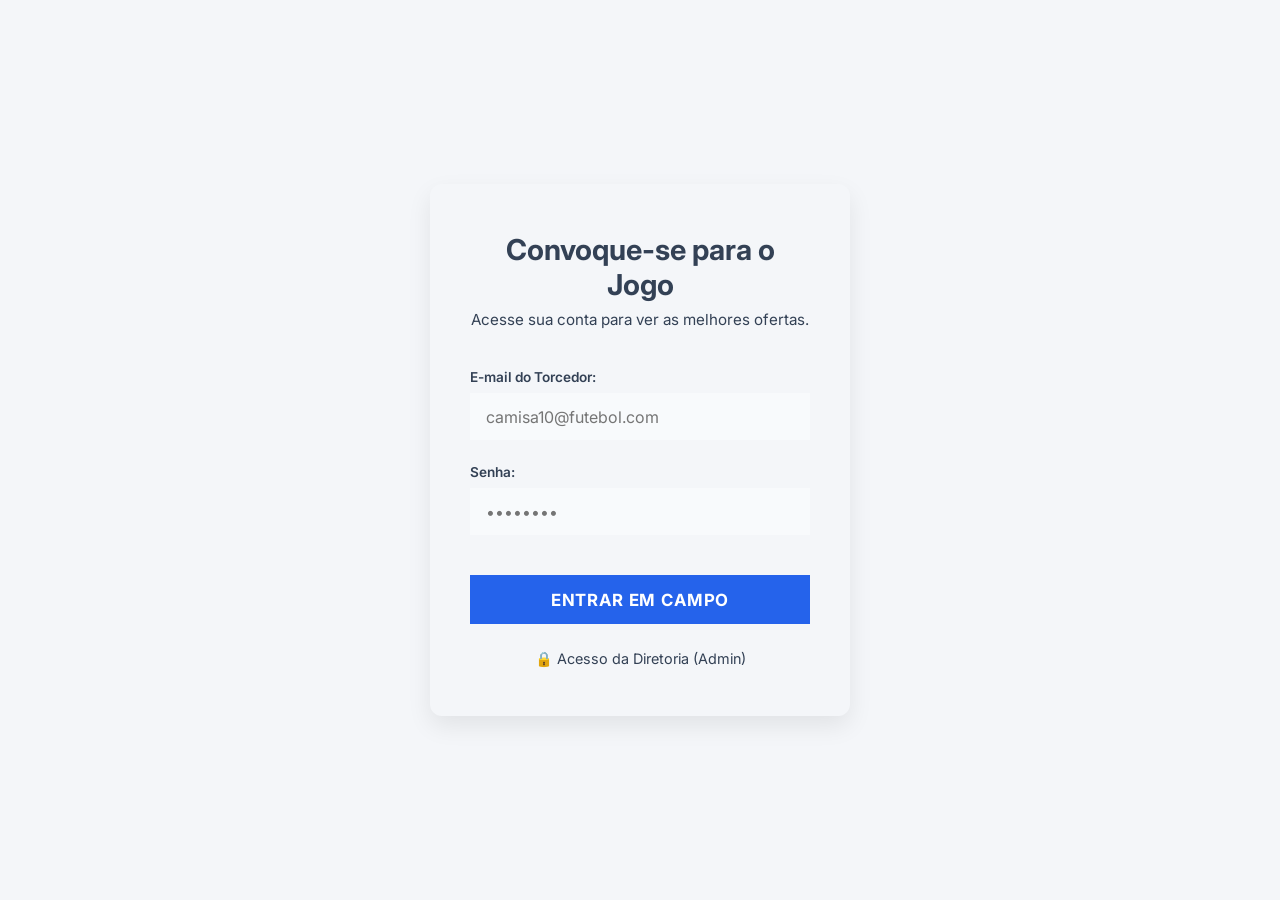
<file: index.html>
<!DOCTYPE html>
<html lang="pt-BR">
<head>
  <meta charset="UTF-8">
  <meta name="viewport" content="width=device-width, initial-scale=1.0">
  <title>Sport Center | Login</title>
  
  <link rel="stylesheet" href="css/style.css">
  <script src="js/login.js" defer></script>
</head>
<body>
  <header class="header-login">
    <div class="logo">⚽ Sport Center</div>
  </header>

  <main class="main-login">
    <section class="container-login">
      <h1>Convoque-se para o Jogo</h1>
      <p>Acesse sua conta para ver as melhores ofertas.</p>
      
      <form id="form-login">
        <div class="grupo-input">
          <label for="input-email">E-mail do Torcedor:</label>
          <input type="email" id="input-email" placeholder="camisa10@futebol.com" required>
        </div>
        
        <div class="grupo-input">
          <label for="input-senha">Senha:</label>
          <input type="password" id="input-senha" placeholder="••••••••" required>
        </div>
        
        <div id="msg-erro-login" class="mensagem-erro oculto"></div>
        
        <button type="submit" id="btn-login" class="btn-primario">Entrar em Campo</button>
      </form>

      <div class="acesso-admin" style="margin-top: 1.5rem; text-align: center;">
        <a href="#" id="link-admin" style="color: var(--cor-texto-mutado); text-decoration: none; font-size: 0.9rem; transition: color 0.3s;">
          🔒 Acesso da Diretoria (Admin)
        </a>
      </div>
    </section>
  </main>
</body>
</html>
</file>
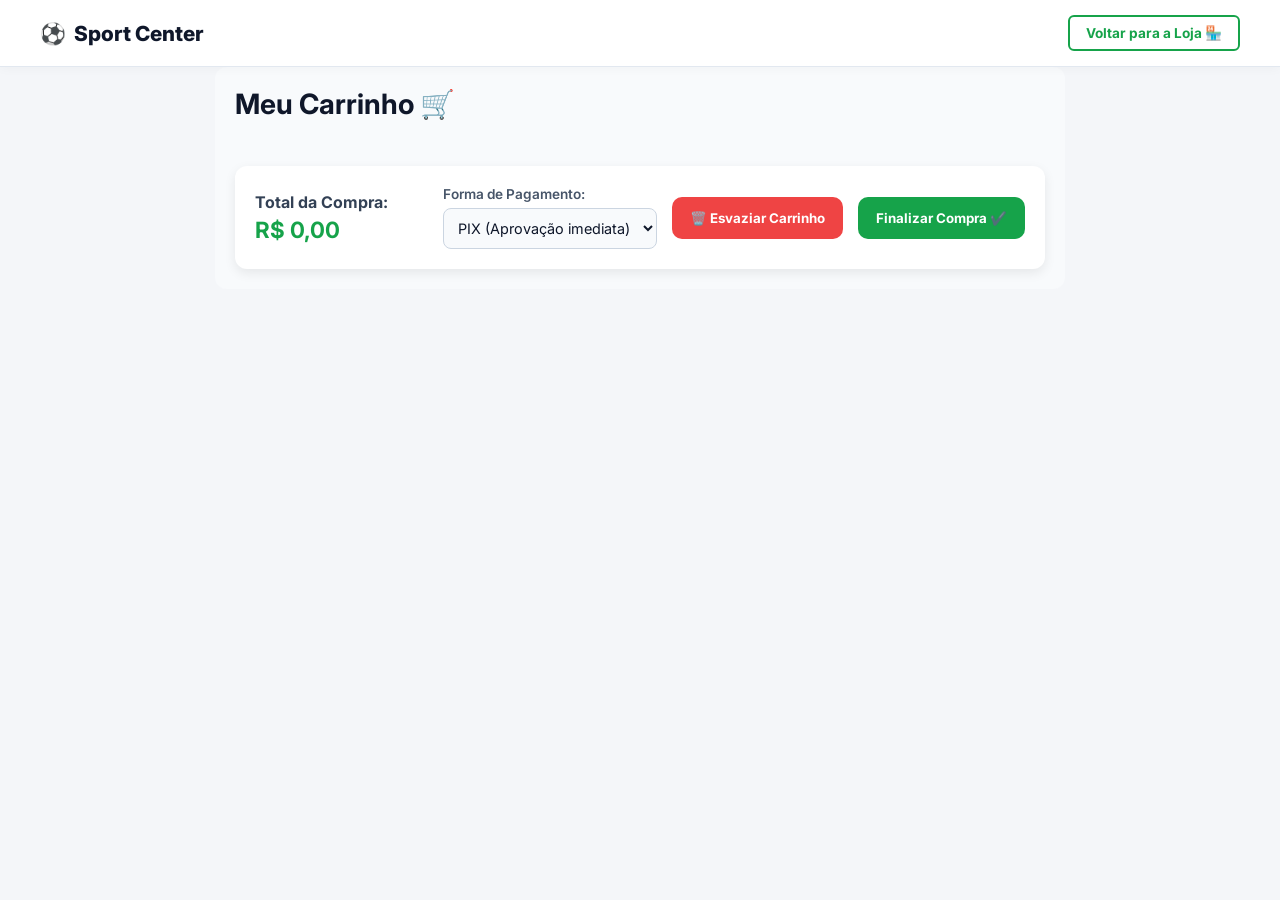
<file: carrinho.html>
<!DOCTYPE html>
<html lang="pt-BR">
<head>
    <meta charset="UTF-8">
    <meta name="viewport" content="width=device-width, initial-scale=1.0">
    <title>Sport Center | Meu Carrinho</title>
    <link rel="stylesheet" href="css/style.css">
    <script src="js/carrinho.js" defer></script>
</head>
<body>
    
    <header class="header-loja">
        <div class="logo">
            ⚽ <span>Sport Center</span>
        </div>
        
        <div class="acoes-header">
            <button class="btn-voltar-loja" onclick="window.location.href='vitrine.html'">
                Voltar para a Loja 🏪
            </button>
        </div>
    </header>

    <main class="main-vitrine" style="max-width: 850px;">
        <h2 style="margin-bottom: 20px; color: #0f172a;">Meu Carrinho 🛒</h2>

        <ul id="lista-carrinho" style="list-style: none; padding: 0; margin: 0;">
            </ul>

        <div class="resumo-carrinho">
            <h3>Total da Compra: <span id="valor-total-compra">R$ 0,00</span></h3>
            <div class="linha-resumo pagamento">
            <label for="select-pagamento">Forma de Pagamento:</label>
            <select id="select-pagamento" class="input-moderno">
                <option value="pix">PIX (Aprovação imediata)</option>
                <option value="cartao">Cartão de Crédito</option>
                <option value="boleto">Boleto Bancário</option>
            </select>
            </div>
            <button id="btnEsvaziar">🗑️ Esvaziar Carrinho</button>
            <button id="btn-finalizar-compra">
                Finalizar Compra ✔️
            </button>
        </div>
    </main>

</body>
</html>
</file>
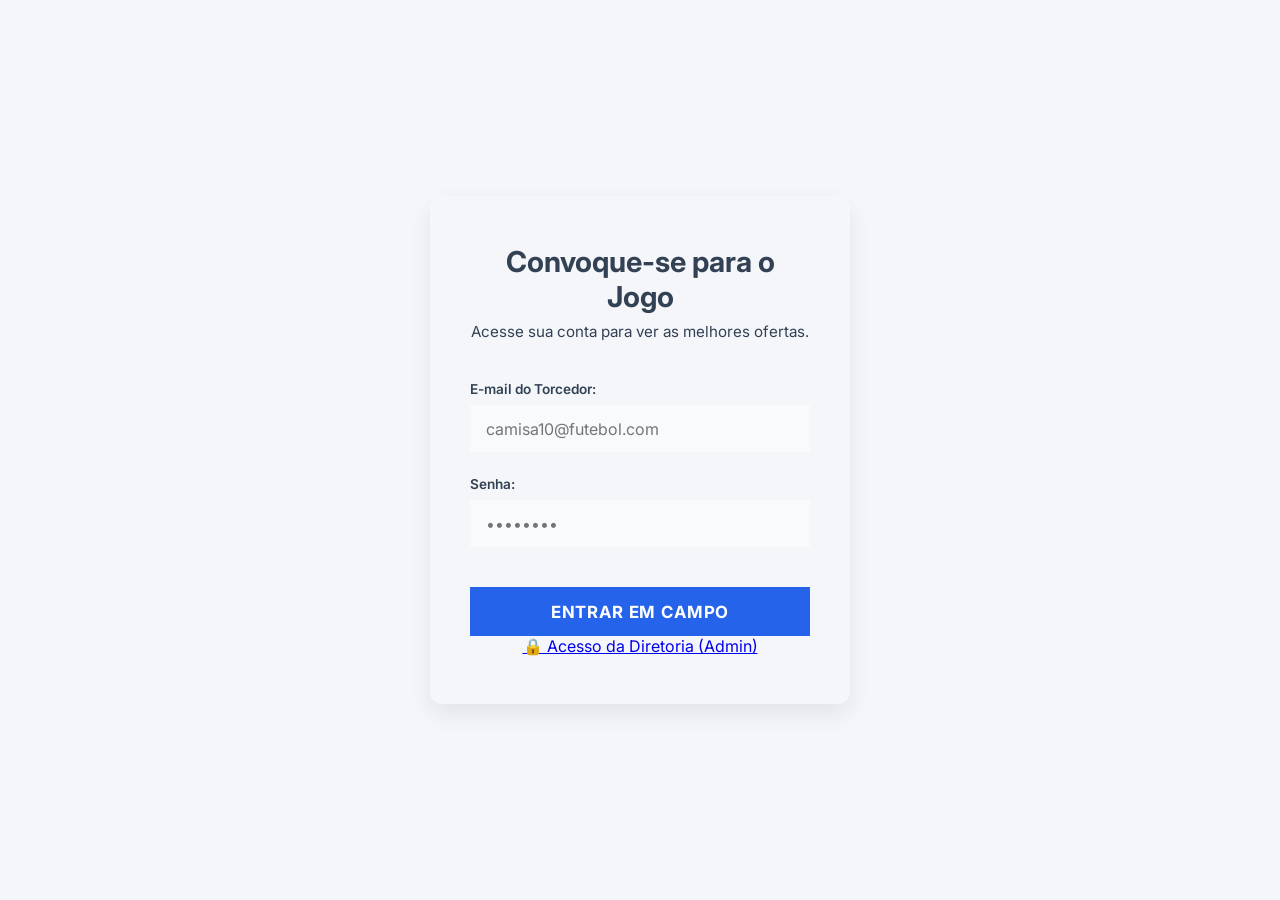
<file: login.html>
<!DOCTYPE html>
<html lang="pt-BR">
<head>
  <meta charset="UTF-8">
  <meta name="viewport" content="width=device-width, initial-scale=1.0">
  <title>Sport Center | Login</title>
  
  <link rel="stylesheet" href="css/style.css">
  <script src="js/login.js" defer></script>
</head>
<body>
  <header class="header-login">
    <div class="logo">⚽ Sport Center</div>
  </header>

  <main class="main-login">
    <section class="container-login">
      <h1>Convoque-se para o Jogo</h1>
      <p>Acesse sua conta para ver as melhores ofertas.</p>
      
      <form id="form-login">
        <div class="grupo-input">
          <label for="input-email">E-mail do Torcedor:</label>
          <input type="email" id="input-email" placeholder="camisa10@futebol.com" required>
        </div>
        
        <div class="grupo-input">
          <label for="input-senha">Senha:</label>
          <input type="password" id="input-senha" placeholder="••••••••" required>
        </div>
        
        <div id="msg-erro-login" class="mensagem-erro oculto"></div>
        
        <button type="submit" id="btn-login" class="btn-primario">Entrar em Campo</button>
      </form>

      <div class="acesso-admin">
        <a href="admin.html" id="link-admin">🔒 Acesso da Diretoria (Admin)</a>
      </div>
    </section>
  </main>
</body>
</html>
</file>
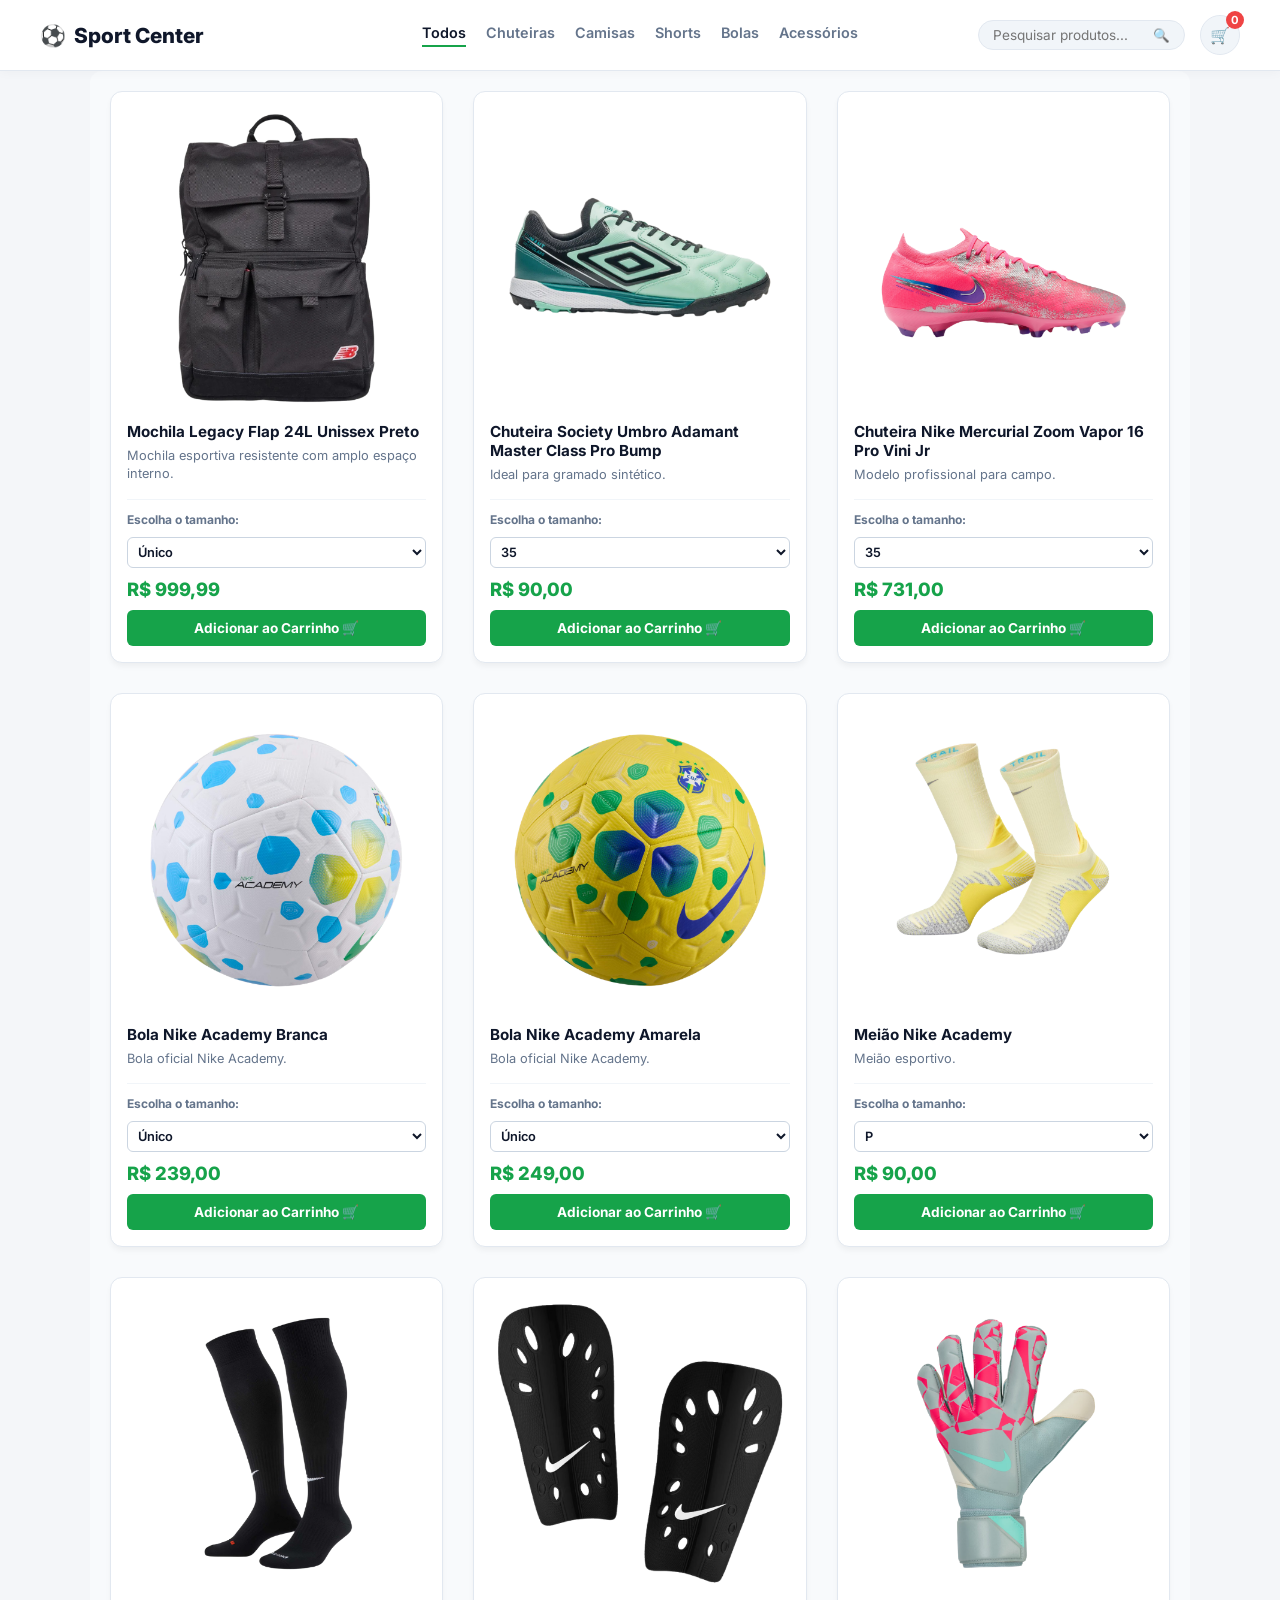
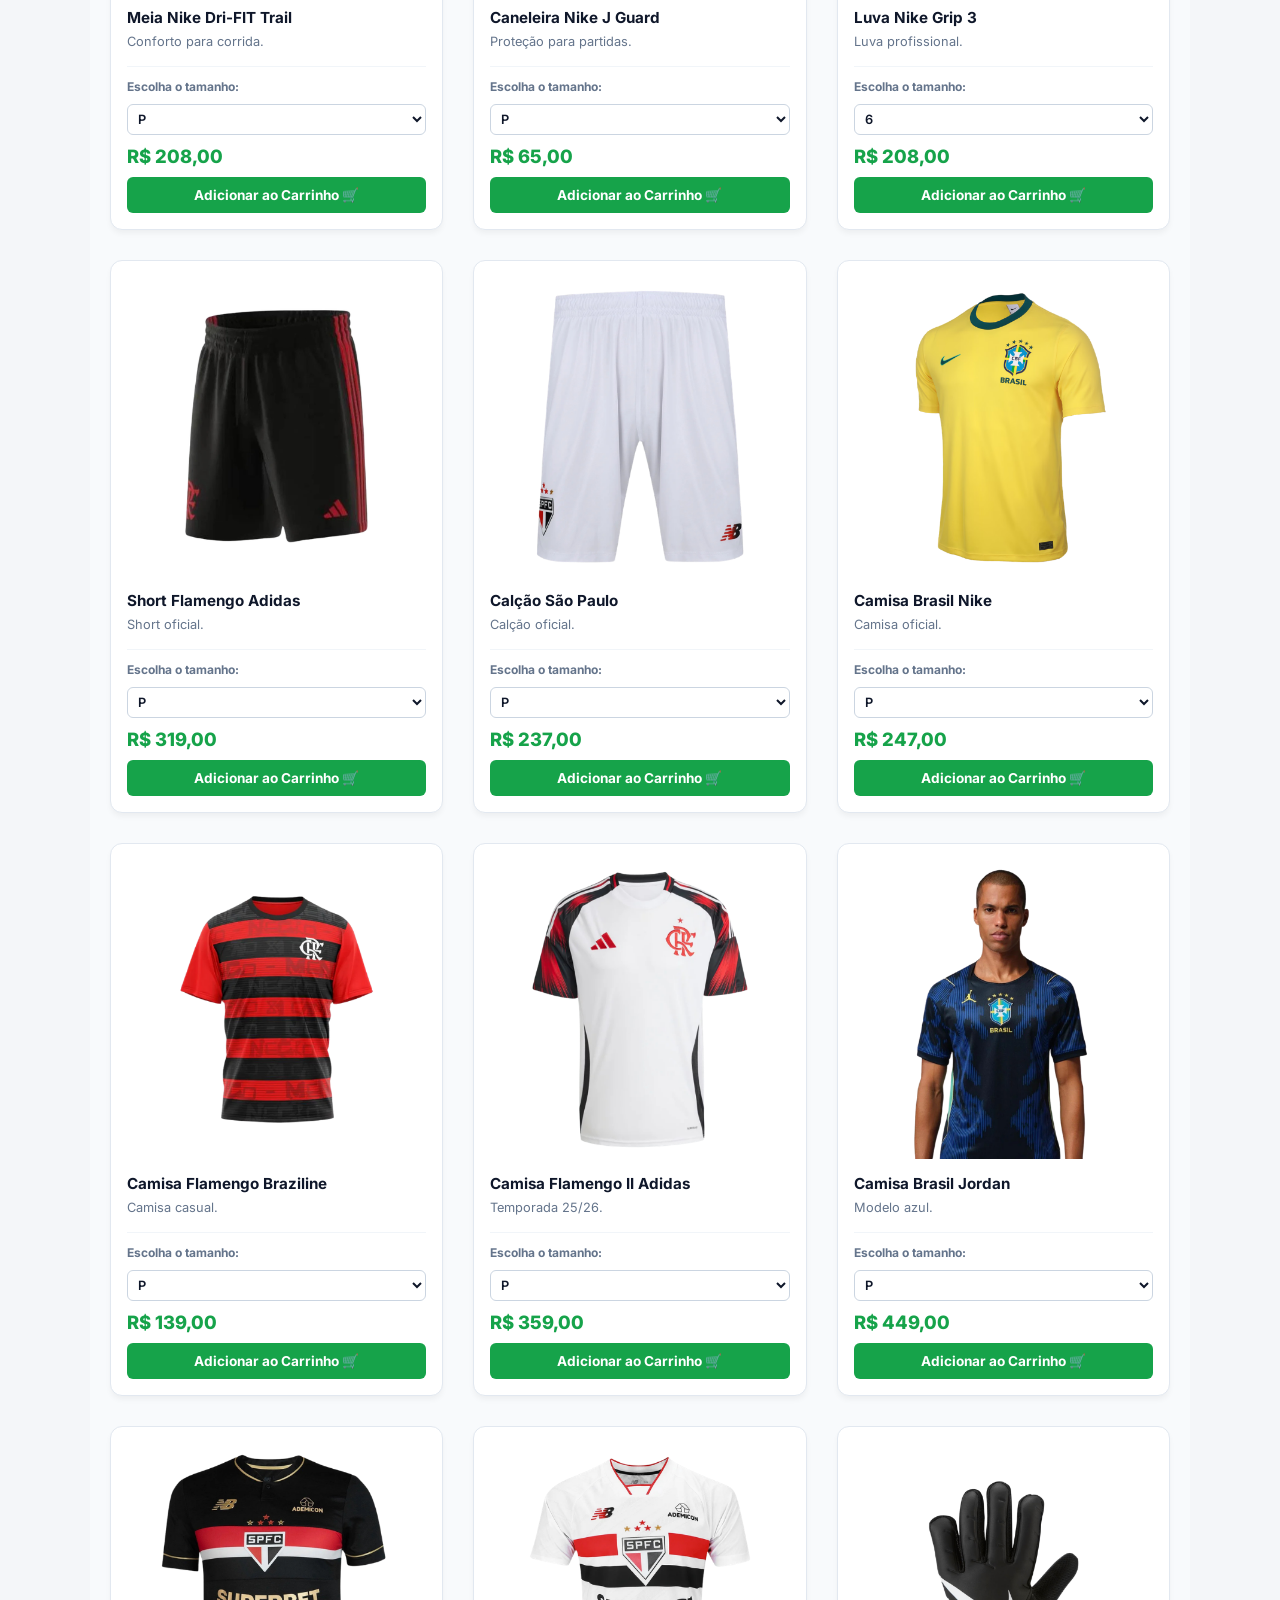
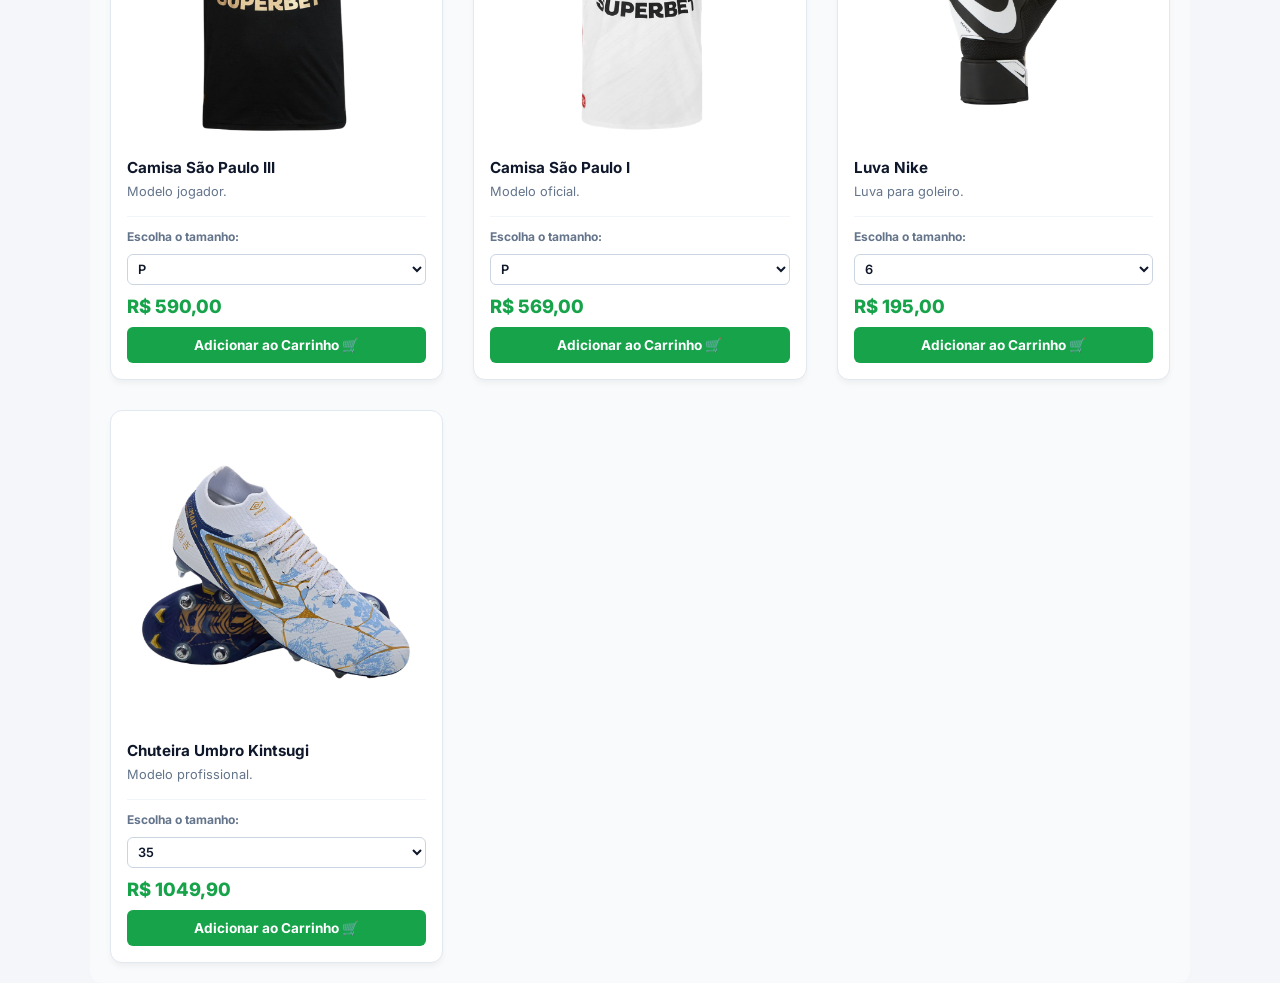
<file: vitrine.html>
<!DOCTYPE html>
<html lang="pt-BR">
<head>
    <meta charset="UTF-8">
    <meta name="viewport" content="width=device-width, initial-scale=1.0">
    <title>Sport Center | Vitrine</title>
    <link rel="stylesheet" href="css/style.css">
    <script src="js/produtos.js"></script>
    <script src="js/vitrine.js" defer></script>
</head>
<body>

    <header class="header-loja">
        <div class="logo">
            ⚽ <span>Sport Center</span>
        </div> 

        <nav class="menu-categorias">
            <button class="categoria ativa" data-categoria="todos">Todos</button>
            <button class="categoria" data-categoria="chuteira">Chuteiras</button>
            <button class="categoria" data-categoria="camisa">Camisas</button>
            <button class="categoria" data-categoria="short">Shorts</button>
            <button class="categoria" data-categoria="bola">Bolas</button>
            <button class="categoria" data-categoria="acessorios">Acessórios</button>
        </nav>

        <div class="acoes-header">
            <div class="pesquisa">
                <input type="text" id="campo-pesquisa" placeholder="Pesquisar produtos...">
                <button id="btn-pesquisar">🔍</button>
            </div>
            <button class="btn-carrinho" onclick="window.location.href='carrinho.html'">
                🛒 <span id="contador-carrinho" class="badge">0</span>
            </button>
        </div>
    </header>

    <main class="main-vitrine">
        <section id="grid-produtos" class="grid-vitrine">
            </section>
    </main>

</body>
</html>
</file>
<file: css/style.css>
@import url('https://fonts.googleapis.com/css2?family=Inter:wght@400;500;600;700;800&display=swap');

* {
    margin: 0;
    padding: 0;
    box-sizing: border-box;
    font-family: 'Inter', sans-serif;
}

body {
    background: #f4f6f9;
    color: #334155;
    min-height: 100vh;
}

/* =========================================
   CABEÇALHO PERFEITO (ESQUERDA, MEIO, DIREITA)
   ========================================= */
.header-loja {
    background: #ffffff;
    padding: 15px 40px;
    display: flex;
    justify-content: space-between; /* Afasta os 3 blocos filhos nas pontas */
    align-items: center;
    position: sticky;
    top: 0;
    z-index: 100;
    border-bottom: 1px solid #e2e8f0;
    box-shadow: 0 2px 10px rgba(0,0,0,0.03);
}

.logo {
    font-size: 1.3rem;
    font-weight: 800;
    color: #0f172a;
    display: flex;
    align-items: center;
    gap: 8px;
    flex: 1; /* Distribuição justa */
}

.menu-categorias {
    display: flex;
    gap: 20px;
    align-items: center;
    justify-content: center;
    flex: 2; /* Dá mais espaço para os filtros ficarem centralizados */
}

.categoria {
    background: transparent;
    color: #64748b;
    border: none;
    font-size: 0.9rem;
    font-weight: 600;
    cursor: pointer;
    padding-bottom: 4px;
    border-bottom: 2px solid transparent;
    transition: all 0.2s ease;
}

.categoria:hover, .categoria.ativa {
    color: #0f172a;
}

.categoria.ativa {
    border-bottom: 2px solid #16a34a;
}

.acoes-header {
    display: flex;
    align-items: center;
    justify-content: flex-end;
    gap: 15px;
    flex: 1; /* Distribuição justa */
}

/* Botão voltar para loja (Alinhado à direita no Carrinho) */
.btn-voltar-loja {
    background: transparent;
    color: #16a34a;
    border: 2px solid #16a34a;
    padding: 8px 16px;
    border-radius: 6px;
    font-weight: 700;
    font-size: 0.85rem;
    cursor: pointer;
    transition: 0.2s;
}

.btn-voltar-loja:hover {
    background: #16a34a;
    color: white;
}

/* Elementos de Pesquisa e Carrinho */
.pesquisa {
    display: flex;
    align-items: center;
    background: #f1f5f9;
    border-radius: 50px;
    padding: 6px 14px;
    border: 1px solid #e2e8f0;
}

#campo-pesquisa {
    background: transparent;
    border: none;
    color: #0f172a;
    outline: none;
    width: 160px;
    font-size: 0.85rem;
}

#btn-pesquisar {
    background: transparent;
    border: none;
    cursor: pointer;
}

.btn-carrinho {
    background: #f1f5f9;
    border: 1px solid #e2e8f0;
    border-radius: 50%;
    width: 40px;
    height: 40px;
    display: flex;
    justify-content: center;
    align-items: center;
    font-size: 1rem;
    cursor: pointer;
    position: relative;
    color: #0f172a;
}

.badge {
    position: absolute;
    top: -5px;
    right: -5px;
    background: #ef4444;
    color: #ffffff;
    font-size: 0.7rem;
    font-weight: 700;
    width: 18px;
    height: 18px;
    display: flex;
    justify-content: center;
    align-items: center;
    border-radius: 50%;
}

/* =========================================
   VITRINE E CARTÕES (ALINHAMENTO EM ESQUADRO)
   ========================================= */
.main-vitrine {
    padding: 40px 20px;
    max-width: 1100px;
    margin: 0 auto;
    width: 100%;
}

.grid-vitrine {
    display: grid;
    grid-template-columns: repeat(3, 1fr);
    gap: 30px;
    width: 100%;
}

.card-produto {
    background: #ffffff;
    border: 1px solid #e2e8f0;
    border-radius: 12px;
    padding: 16px;
    display: flex;
    flex-direction: column;
    height: 100%; /* Força cartões da mesma linha a terem o mesmo tamanho */
    box-shadow: 0 4px 6px -1px rgba(0, 0, 0, 0.05);
}

.img-produto {
    width: 100%;
    aspect-ratio: 1 / 1;
    object-fit: contain;
    background: #ffffff;
    margin-bottom: 15px;
}

.info-produto {
    display: flex;
    flex-direction: column;
    flex-grow: 1; /* Ocupa o espaço intermediário */
}

.detalhes h3 {
    font-size: 0.95rem;
    font-weight: 700;
    color: #0f172a;
    margin-bottom: 6px;
}

.descricao-produto {
    font-size: 0.8rem;
    color: #64748b;
    margin-bottom: 15px;
    line-height: 1.4;
}

/* Força todo o bloco de preço/botão a ir para o chão do card */
.acoes {
    margin-top: auto; 
    display: flex;
    flex-direction: column;
    gap: 10px;
    border-top: 1px solid #f1f5f9;
    padding-top: 12px;
}

.acoes label {
    font-size: 0.75rem;
    font-weight: 600;
    color: #64748b;
}

.select-tamanho {
    width: 100%;
    background: #ffffff;
    border: 1px solid #cbd5e1;
    padding: 6px;
    border-radius: 6px;
    font-size: 0.8rem;
    font-weight: 600;
    color: #0f172a;
}

.preco-produto {
    font-size: 1.15rem;
    font-weight: 800;
    color: #16a34a;
}

.btn-adicionar-carrinho {
    background: #16a34a;
    color: #ffffff;
    border: none;
    padding: 10px;
    border-radius: 6px;
    font-weight: 700;
    font-size: 0.85rem;
    cursor: pointer;
    transition: 0.2s;
    width: 100%;
}

.btn-adicionar-carrinho:hover {
    background: #15803d;
}

/* =========================================
   ELEMENTOS DO CARRINHO (ESTILIZAÇÃO)
   ========================================= */
/* =========================================
   RESUMO DO CARRINHO (Alinhamento Corrigido)
   ========================================= */
.resumo-carrinho {
    margin-top: 25px;
    padding: 20px 25px;
    background: #ffffff;
    border-radius: 12px;
    box-shadow: 0 4px 12px rgba(0,0,0,0.08);
    
    /* Flexbox ajustado */
    display: flex;
    align-items: center;
    gap: 15px; /* Espaço uniforme entre os elementos */
    flex-wrap: wrap; /* Evita quebrar a tela em monitores menores */
}

/* BLOCO 1: TOTAL */
.resumo-carrinho h3 {
    margin: 0;
    display: flex;
    flex-direction: column; /* Coloca o valor na linha de baixo */
    font-size: 1rem;
    color: #334155;
}

#valor-total-compra {
    color: #16a34a;
    font-weight: bold;
    font-size: 1.4rem;
    margin-top: 4px;
}

/* BLOCO 2: FORMA DE PAGAMENTO */
.linha-resumo.pagamento {
    display: flex;
    flex-direction: column;
    gap: 6px;
    margin-left: auto; /* EMPURRA ESTE BLOCO E OS BOTÕES PARA A DIREITA */
}

.linha-resumo.pagamento label {
    font-size: 0.85rem;
    font-weight: 600;
    color: #475569;
}

.input-moderno {
    padding: 10px;
    border: 1px solid #cbd5e1;
    border-radius: 8px;
    font-size: 0.9rem;
    color: #0f172a;
    background-color: #f8fafc;
    outline: none;
    cursor: pointer;
}

/* BLOCO 3: BOTÕES */
#btnEsvaziar {
    background: #ef4444;
    color: white;
    border: none;
    padding: 12px 18px;
    border-radius: 10px;
    font-weight: bold;
    cursor: pointer;
    transition: 0.2s;
    margin: 0; /* Zera qualquer margem antiga que estivesse quebrando o layout */
    height: 42px; /* Mantém a mesma altura do input e do outro botão */
}

#btnEsvaziar:hover {
    background: #dc2626;
}

#btn-finalizar-compra {
    background: #16a34a;
    color: white;
    border: none;
    padding: 12px 18px;
    border-radius: 10px;
    font-weight: bold;
    cursor: pointer;
    transition: 0.2s;
    margin: 0; /* Zera qualquer margem antiga */
    height: 42px;
}

#btn-finalizar-compra:hover {
    background: #15803d;
}

/* RESPONSIVIDADE (Para telas de celular) */
@media (max-width: 768px) {
    .resumo-carrinho {
        flex-direction: column;
        align-items: stretch;
    }
    
    .linha-resumo.pagamento {
        margin-left: 0; /* Reseta o empurrão no celular */
        margin-top: 15px;
    }

    #btnEsvaziar, #btn-finalizar-compra {
        width: 100%;
    }
}


/* RESPONVISIDADE */
@media (max-width: 900px) {
    .grid-vitrine { grid-template-columns: repeat(2, 1fr); }
    .header-loja { padding: 15px 20px; }
}
@media (max-width: 600px) {
    .grid-vitrine { grid-template-columns: 1fr; }
    .menu-categorias { display: none; }
    .item-carrinho { flex-direction: column; text-align: center; gap: 15px; }
    .controles-quantidade { margin: 0; }
}

/* ===== CARRINHO - SPORT CENTER ===== */

.main-vitrine {
    background: #f8fafc;
    padding: 20px;
    border-radius: 12px;
}

/* TÍTULO */
h2 {
    font-size: 28px;
    font-weight: bold;
}

/* LISTA DO CARRINHO */
#lista-carrinho {
    display: flex;
    flex-direction: column;
    gap: 15px;
}

/* ITEM DO CARRINHO */
.item-carrinho {
    display: flex;
    align-items: center;
    justify-content: space-between;

    background: #ffffff;
    border-radius: 12px;
    padding: 15px;

    box-shadow: 0 4px 12px rgba(0,0,0,0.08);
    transition: transform 0.2s ease;
}

.item-carrinho:hover {
    transform: scale(1.01);
}

/* IMAGEM */
.img-mini {
    width: 70px;
    height: 70px;
    object-fit: cover;
    border-radius: 10px;
    border: 1px solid #e2e8f0;
}

/* DETALHES */
.detalhes-item {
    flex: 1;
    margin-left: 15px;
}

.detalhes-item h4 {
    margin: 0;
    font-size: 16px;
    color: #0f172a;
}

.detalhes-item p {
    margin: 4px 0;
    color: #475569;
    font-size: 14px;
}

/* CONTROLE DE QUANTIDADE */
.controles-quantidade {
    display: flex;
    align-items: center;
    gap: 8px;
}

.controles-quantidade button {
    width: 28px;
    height: 28px;
    border: none;
    border-radius: 6px;

    background: #0ea5e9;
    color: white;
    font-weight: bold;

    cursor: pointer;
    transition: 0.2s;
}

.controles-quantidade button:hover {
    background: #0284c7;
}

.controles-quantidade span {
    min-width: 20px;
    text-align: center;
    font-weight: bold;
}

/* BOTÃO REMOVER */
.btn-remover {
    background: #ef4444;
    color: white;

    border: none;
    padding: 8px 12px;
    border-radius: 8px;

    cursor: pointer;
    transition: 0.2s;
    margin-left: 10px;
}

.btn-remover:hover {
    background: #dc2626;
}

/* RESUMO DO CARRINHO */
.resumo-carrinho {
    margin-top: 25px;
    padding: 20px;

    background: #ffffff;
    border-radius: 12px;

    box-shadow: 0 4px 12px rgba(0,0,0,0.08);

    display: flex;
    justify-content: space-between;
    align-items: center;
}

/* TOTAL */
#valor-total-compra {
    color: #16a34a;
    font-weight: bold;
}

/* BOTÃO FINALIZAR */
#btn-finalizar-compra {
    background: #16a34a;
    color: white;

    border: none;
    padding: 12px 18px;
    border-radius: 10px;

    font-weight: bold;
    cursor: pointer;

    transition: 0.2s;
}

#btn-finalizar-compra:hover {
    background: #15803d;
}

/* RESPONSIVO */
@media (max-width: 768px) {
    .item-carrinho {
        flex-direction: column;
        align-items: flex-start;
        gap: 10px;
    }

    .resumo-carrinho {
        flex-direction: column;
        gap: 15px;
        align-items: flex-start;
    }
}

/* ==========================================================================
   TELA DE LOGIN (Estética Moderna e Centralizada)
   ========================================================================== */

/* Esconde o header na tela de login para um visual mais limpo (opcional, mas recomendado) */
.header-login {
  display: none; 
}

/* Transforma o container principal em uma tela cheia e centraliza o conteúdo */
.main-login {
  display: flex;
  justify-content: center;
  align-items: center;
  min-height: 100vh; /* Ocupa 100% da altura da tela */
  background-color: var(--cor-fundo); 
  /* Fundo sutilmente cinza para destacar o cartão branco */
  padding: 1rem;
}

/* O "Cartão" branco de Login */
.container-login {
  background-color: var(--cor-superficie);
  padding: 3rem 2.5rem;
  border-radius: 12px; /* Bordas bem arredondadas */
  box-shadow: 0 10px 25px rgba(0, 0, 0, 0.08); /* Sombra moderna e difusa */
  width: 100%;
  max-width: 420px; /* Trava a largura para não esticar no PC */
  text-align: center;
  transition: transform 0.3s ease;
}

/* Tipografia do Cabeçalho do Login */
.container-login h1 {
  color: var(--cor-header);
  margin-bottom: 0.5rem;
  font-size: 1.8rem;
  font-weight: 700;
}

.container-login p {
  color: var(--cor-texto-mutado);
  margin-bottom: 2.5rem;
  font-size: 0.95rem;
}

/* Alinhamento dos Campos de Entrada */
.grupo-input {
  margin-bottom: 1.5rem;
  text-align: left; /* Mantém os textos explicativos à esquerda */
}

.grupo-input label {
  display: block;
  margin-bottom: 0.5rem;
  font-weight: 600;
  color: var(--cor-texto);
  font-size: 0.85rem;
}

/* Estilo moderno para os Inputs (E-mail e Senha) */
.grupo-input input {
  width: 100%;
  padding: 0.85rem 1rem;
  border: 1.5px solid var(--cor-borda);
  border-radius: var(--raio-borda);
  font-size: 1rem;
  background-color: #f8fafc;
  color: var(--cor-texto);
  transition: all 0.3s ease;
}

/* Efeito de "Brilho" quando o usuário clica para digitar */
.grupo-input input:focus {
  outline: none;
  border-color: var(--cor-primaria);
  background-color: #ffffff;
  box-shadow: 0 0 0 4px rgba(37, 99, 235, 0.15); /* Aura azul */
}

/* Botão de Login encorpado */
#btn-login {
  width: 100%;
  padding: 0.9rem;
  font-size: 1.05rem;
  font-weight: bold;
  border-radius: var(--raio-borda);
  margin-top: 1rem;
  text-transform: uppercase;
  letter-spacing: 0.05em;

  background-color: #2563eb;
  color: white;

  border: none;
  cursor: pointer;
  transition: background-color 0.3s ease, transform 0.1s ease;
}

#btn-login:hover {
  background-color: #1d4ed8;
}

#btn-login:active {
  transform: scale(0.98);
}


.header-admin {
    background: #ffffff;
    padding: 15px 40px;
    display: flex;
    justify-content: space-between;
    align-items: center;
    border-bottom: 1px solid #e2e8f0;
    box-shadow: 0 2px 10px rgba(0,0,0,0.03);
    position: sticky;
    top: 0;
    z-index: 100;
}

.nav-controles {
    display: flex;
    align-items: center;
    gap: 25px;
}

.boas-vindas {
    font-size: 0.9rem;
    color: #64748b;
}

.boas-vindas strong {
    color: #0f172a;
}

.btn-sair {
    background: #fee2e2;
    color: #ef4444;
    text-decoration: none;
    padding: 8px 16px;
    border-radius: 6px;
    font-size: 0.85rem;
    font-weight: 700;
    transition: all 0.2s ease;
}

.btn-sair:hover {
    background: #ef4444;
    color: #ffffff;
}

/* CONTAINER PRINCIPAL DO ADMIN */
.main-admin {
    max-width: 1100px;
    margin: 40px auto;
    padding: 0 20px;
    display: flex;
    flex-direction: column;
    gap: 30px; /* Espaçamento entre os blocos */
}

/* CAIXAS DE CONTEÚDO (FORMULÁRIO E TABELA) */
.container-cadastro-produto, 
.container-estoque {
    background: #ffffff;
    padding: 30px;
    border-radius: 12px;
    box-shadow: 0 4px 6px -1px rgba(0, 0, 0, 0.05);
    border: 1px solid #e2e8f0;
}

.container-cadastro-produto h2, 
.container-estoque h2 {
    font-size: 1.4rem;
    color: #0f172a;
    margin-bottom: 25px;
    padding-bottom: 10px;
    border-bottom: 2px solid #f1f5f9;
}

/* FORMULÁRIO EM GRID */
#form-admin-produto {
    display: grid;
    grid-template-columns: repeat(2, 1fr); /* Divide em 2 colunas */
    gap: 15px 25px;
}

/* Nota: A classe .grupo-input já existe no seu CSS do login e vai funcionar perfeitamente aqui! */

/* O botão de salvar deve ocupar as duas colunas */
.btn-primario {
    grid-column: 1 / -1; 
    background: #16a34a;
    color: white;
    border: none;
    padding: 14px;
    border-radius: 6px;
    font-weight: 700;
    font-size: 1rem;
    cursor: pointer;
    transition: background-color 0.2s ease;
    margin-top: 10px;
}

.btn-primario:hover {
    background: #15803d;
}

/* LINHA DIVISÓRIA */
.divisor-admin {
    border: 0;
    height: 1px;
    background: #cbd5e1;
    margin: 10px 0;
}

/* =================================================
   TABELA DE ESTOQUE
   ================================================= */
.tabela-estoque {
    width: 100%;
    border-collapse: collapse;
    text-align: left;
    margin-top: 10px;
}

.tabela-estoque th, 
.tabela-estoque td {
    padding: 15px;
    border-bottom: 1px solid #e2e8f0;
    color: #334155;
    vertical-align: middle;
}

.tabela-estoque th {
    background: #f8fafc;
    font-weight: 700;
    color: #0f172a;
    font-size: 0.9rem;
    text-transform: uppercase;
    letter-spacing: 0.05em;
}

.tabela-estoque td {
    font-size: 0.95rem;
}

/* Ajuste na miniatura da imagem na tabela */
.tabela-estoque img {
    border-radius: 6px;
    object-fit: cover;
    border: 1px solid #e2e8f0;
    width: 50px;
    height: 50px;
    background: #ffffff;
}

/* Botão Excluir da Tabela */
.btn-excluir {
    background: #fee2e2;
    color: #ef4444;
    border: none;
    padding: 8px 12px;
    border-radius: 6px;
    font-size: 0.85rem;
    font-weight: 600;
    cursor: pointer;
    transition: 0.2s;
    display: inline-flex;
    align-items: center;
    gap: 5px;
}

.btn-excluir:hover {
    background: #ef4444;
    color: #ffffff;
}

/* RESPONSIVIDADE DO ADMIN */
@media (max-width: 768px) {
    #form-admin-produto {
        grid-template-columns: 1fr; /* Volta para 1 coluna no celular */
    }
    
    .header-admin {
        flex-direction: column;
        gap: 15px;
        padding: 15px;
    }
    
    .tabela-estoque {
        display: block;
        overflow-x: auto; /* Permite rolar a tabela no celular */
        white-space: nowrap;
    }
}
</file>
